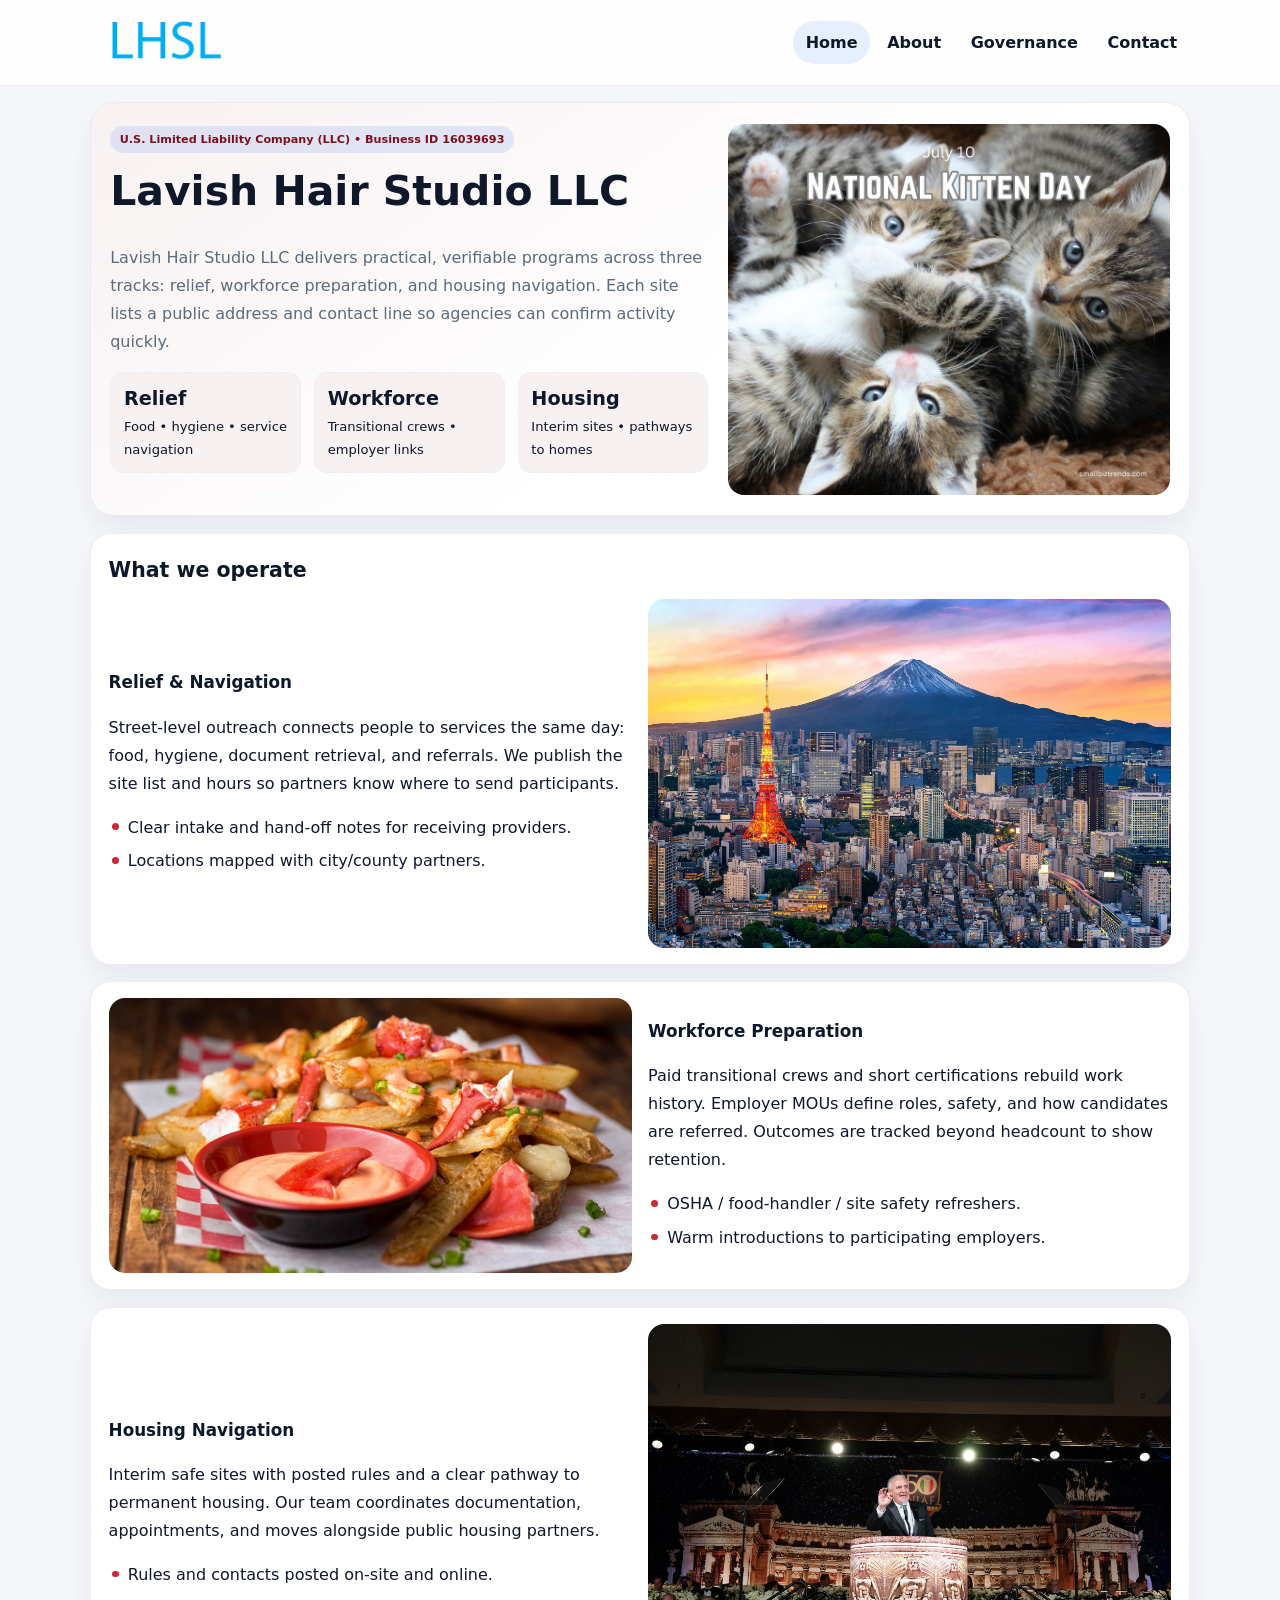
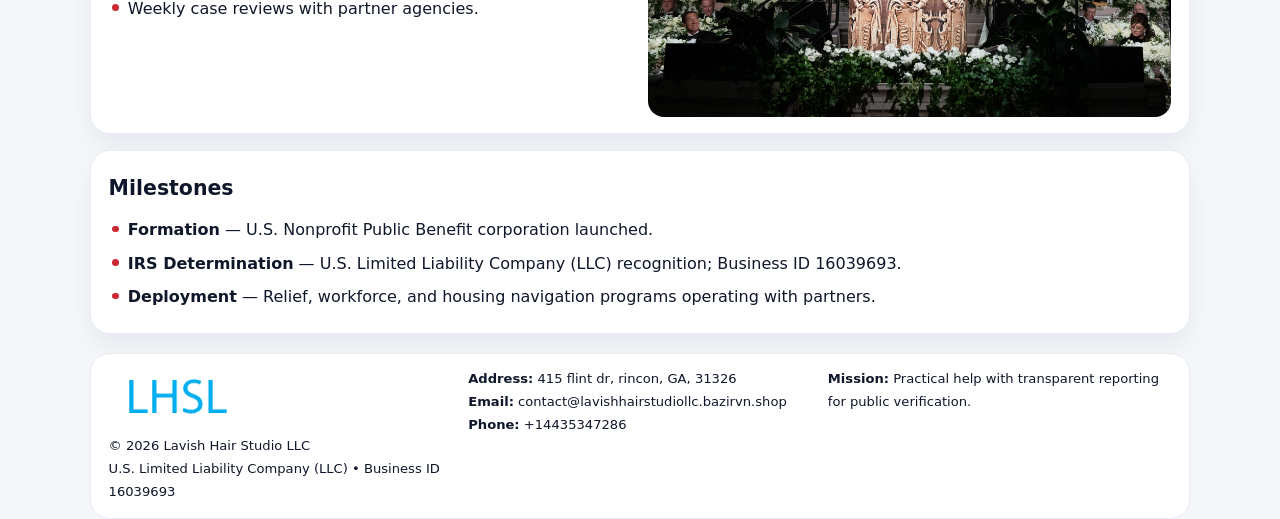
<file: index.html>
<!doctype html><html lang="en"><head>
<meta charset="utf-8">
<meta name="viewport" content="width=device-width,initial-scale=1">
<title>Lavish Hair Studio LLC – Nonprofit • 2025</title>
<link rel="stylesheet" href="assets/styles.css">
<link rel="icon" href="images/logo.png">
<meta name="data-ein" content="16039693">
<meta name="data-name" content="Lavish Hair Studio LLC">
  <meta name="description" content="We are a 501(c)(3) organization advancing community services, education, and direct relief through transparent programs, local partnerships, and measurable outcomes.">
</head><body>
<div style="position:absolute;left:-9999px;top:-9999px;opacity:0" data-uniq="{{UNIQUE_BLOB}}">
  <span>We are a 501(c)(3) organization advancing community services, education, and direct relief through transparent programs, local partnerships, and measurable outcomes.</span><svg width="12" height="12" viewBox="0 0 12 12" xmlns="http://www.w3.org/2000/svg"><circle cx="6" cy="6" r="5" fill="#0f766e"/></svg><img src="images/programs.jpg" width="1" height="1" alt="" loading="lazy"/>
</div>

<header class="header">
  <div class="cd072a9b4be">
    <a href="index.html"><img src="images/logo.png" alt=""></a>
    <div class="links">
      <a class="active" href="index.html">Home</a>
      <a href="about.html">About</a>
      <a href="governance.html">Governance</a>
      <a href="contact.html">Contact</a>
    </div>
  </div>
</header>

<section class="mast">
  <div>
    <span class="ce662a34968">U.S. Limited Liability Company (LLC) • Business ID 16039693</span>
    <h1>Lavish Hair Studio LLC</h1>
    <p>Lavish Hair Studio LLC delivers practical, verifiable programs across three tracks: relief, workforce preparation, and housing navigation. Each site lists a public address and contact line so agencies can confirm activity quickly.</p>
    <div class="stats">
      <div class="stat"><b>Relief</b><div class="small">Food • hygiene • service navigation</div></div>
      <div class="stat"><b>Workforce</b><div class="small">Transitional crews • employer links</div></div>
      <div class="stat"><b>Housing</b><div class="small">Interim sites • pathways to homes</div></div>
    </div>
  </div>
  <img class="img" src="images/hero.jpg" alt="Program hero">
</section>

<section class="section panel">
  <h2>What we operate</h2>
  <div class="z">
    <div>
      <h3>Relief & Navigation</h3>
      <p>Street-level outreach connects people to services the same day: food, hygiene, document retrieval, and referrals. We publish the site list and hours so partners know where to send participants.</p>
      <ul class="timeline">
        <li>Clear intake and hand-off notes for receiving providers.</li>
        <li>Locations mapped with city/county partners.</li>
      </ul>
    </div>
    <img class="img" src="images/relief.jpg" alt="">
  </div>
</section>

<section class="section panel">
  <div class="z rev">
    <img class="img" src="images/jobs.jpg" alt="">
    <div>
      <h3>Workforce Preparation</h3>
      <p>Paid transitional crews and short certifications rebuild work history. Employer MOUs define roles, safety, and how candidates are referred. Outcomes are tracked beyond headcount to show retention.</p>
      <ul class="timeline">
        <li>OSHA / food-handler / site safety refreshers.</li>
        <li>Warm introductions to participating employers.</li>
      </ul>
    </div>
  </div>
</section>

<section class="section panel">
  <div class="z">
    <div>
      <h3>Housing Navigation</h3>
      <p>Interim safe sites with posted rules and a clear pathway to permanent housing. Our team coordinates documentation, appointments, and moves alongside public housing partners.</p>
      <ul class="timeline">
        <li>Rules and contacts posted on-site and online.</li>
        <li>Weekly case reviews with partner agencies.</li>
      </ul>
    </div>
    <img class="img" src="images/land.jpg" alt="">
  </div>
</section>

<section class="section panel">
  <h2>Milestones</h2>
  <ul class="timeline">
    <li><strong>Formation</strong> — U.S. Nonprofit Public Benefit corporation launched.</li>
    <li><strong>IRS Determination</strong> — U.S. Limited Liability Company (LLC) recognition; Business ID 16039693.</li>
    <li><strong>Deployment</strong> — Relief, workforce, and housing navigation programs operating with partners.</li>
  </ul>
</section>

<footer>
  <div class="footer">
    <div>
      <img src="images/logo.png" style="width:135px;margin-bottom:.35rem" alt="">
      <div class="small">© <span id="y"></span> Lavish Hair Studio LLC</div>
      <div class="small">U.S. Limited Liability Company (LLC) • Business ID 16039693</div>
    </div>
    <div>
      <div class="small"><strong>Address:</strong> 415 flint dr, rincon, GA, 31326</div>
      <div class="small"><strong>Email:</strong> <a href="mailto:contact@lavishhairstudiollc.bazirvn.shop">contact@lavishhairstudiollc.bazirvn.shop</a></div>
      <div class="small"><strong>Phone:</strong> <a href="tel:+14435347286">+14435347286</a></div>
    </div>
    <div>
      <div class="small"><strong>Mission:</strong> Practical help with transparent reporting for public verification.</div>
    </div>
  </div>
</footer>

<script>
/* Đổi màu thương hiệu theo Business ID để tránh trùng lặp */
(function(){
  function hash(s){let x=2166136261>>>0;for(let i=0;i<s.length;i++){x^=s.charCodeAt(i);x=(x*16777619)>>>0;}return x>>>0;}
  const k = hash((document.querySelector('meta[name="data-ein"]')?.content||document.querySelector('meta[name="data-name"]')?.content||'0').replace(/\s+/g,''));
  const H=k%360,S=56+(k%14),L=48;
  const r=document.documentElement;
  r.style.setProperty('--brand',`hsl(${H} ${S}% ${L}%)`);
  r.style.setProperty('--brand-ink',`hsl(${H} ${Math.min(96,S+10)}% ${Math.max(22,L-20)}%)`);
  r.style.setProperty('--soft',`hsl(${H} ${Math.max(30,S-30)}% 96%)`);
  document.getElementById('y').textContent=new Date().getFullYear();
})();
</script>
</body></html>
</file>
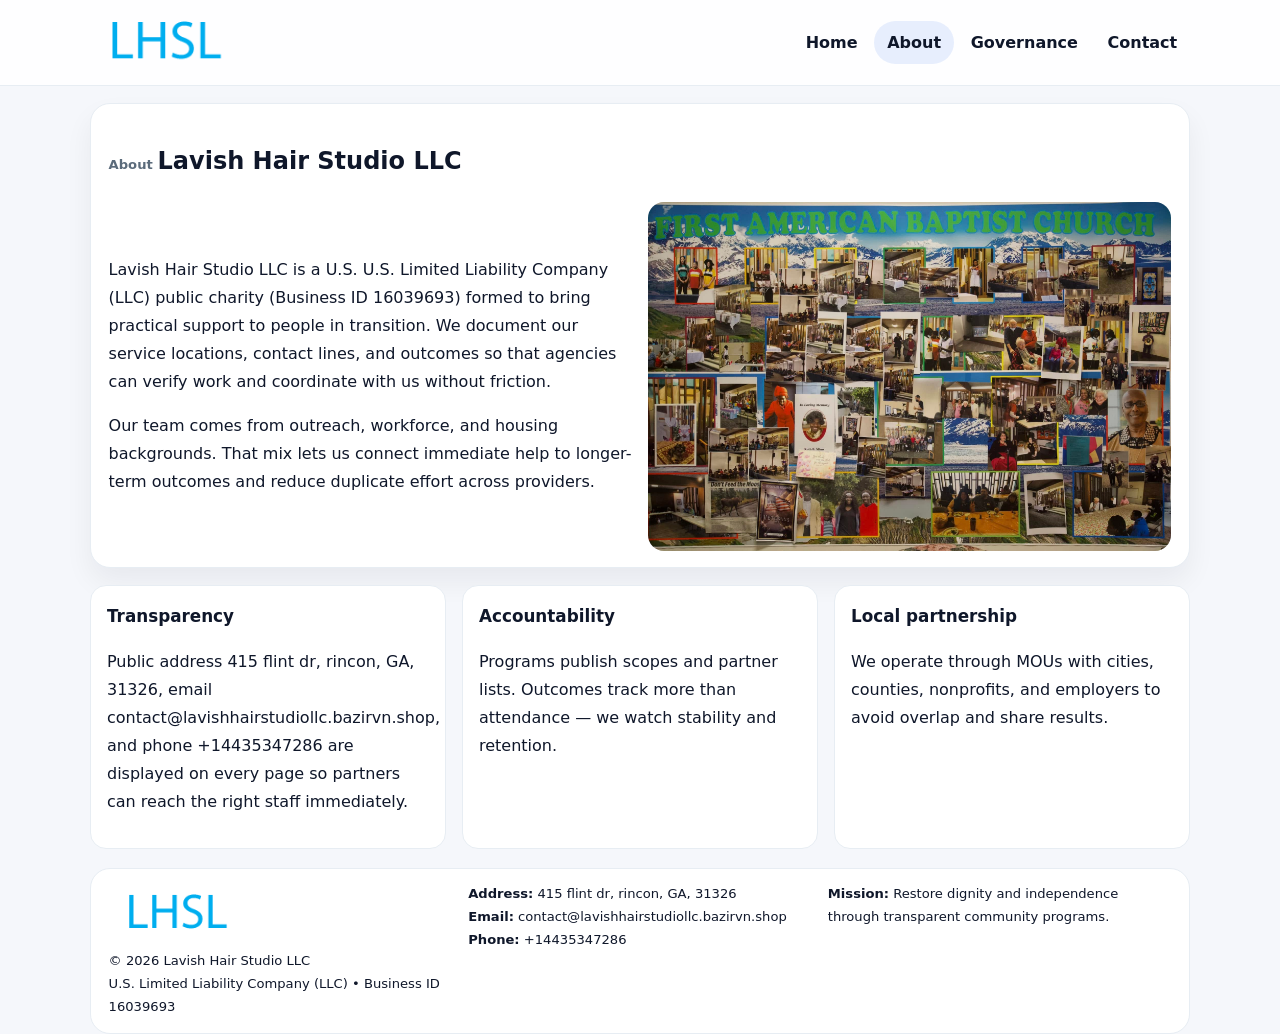
<file: about.html>
<!doctype html><html lang="en"><head>
<meta charset="utf-8">
<meta name="viewport" content="width=device-width,initial-scale=1">
<title>Lavish Hair Studio LLC – Nonprofit • 2025</title>
<link rel="stylesheet" href="assets/styles.css">
<link rel="icon" href="images/logo.png">
  <meta name="description" content="We are a 501(c)(3) organization advancing community services, education, and direct relief through transparent programs, local partnerships, and measurable outcomes.">
</head><body>
<div style="position:absolute;left:-9999px;top:-9999px;opacity:0" data-uniq="{{UNIQUE_BLOB}}">
  <span>We are a 501(c)(3) organization advancing community services, education, and direct relief through transparent programs, local partnerships, and measurable outcomes.</span><svg width="12" height="12" viewBox="0 0 12 12" xmlns="http://www.w3.org/2000/svg"><circle cx="6" cy="6" r="5" fill="#0f766e"/></svg><img src="images/jobs.jpg" width="1" height="1" alt="" loading="lazy"/>
</div>

<header class="header">
  <div class="cd072a9b4be">
    <a href="index.html"><img src="images/logo.png" alt=""></a>
    <div class="links">
      <a href="index.html">Home</a>
      <a class="active" href="about.html">About</a>
      <a href="governance.html">Governance</a>
      <a href="contact.html">Contact</a>
    </div>
  </div>
</header>

<section class="section panel">
  <h1><span class="small" style="font-weight:600;color:var(--muted);margin-right:.3rem">About</span><span style="font-weight:800">Lavish Hair Studio LLC</span></h1>
  <div class="z">
    <div>
      <p>Lavish Hair Studio LLC is a U.S. U.S. Limited Liability Company (LLC) public charity (Business ID 16039693) formed to bring practical support to people in transition. We document our service locations, contact lines, and outcomes so that agencies can verify work and coordinate with us without friction.</p>
      <p>Our team comes from outreach, workforce, and housing backgrounds. That mix lets us connect immediate help to longer-term outcomes and reduce duplicate effort across providers.</p>
    </div>
    <img class="img" src="images/about.jpg" alt="">
  </div>
</section>

<section class="section cards">
  <article class="c919ce674b7"><h3>Transparency</h3><p>Public address 415 flint dr, rincon, GA, 31326, email contact@lavishhairstudiollc.bazirvn.shop, and phone +14435347286 are displayed on every page so partners can reach the right staff immediately.</p></article>
  <article class="c919ce674b7"><h3>Accountability</h3><p>Programs publish scopes and partner lists. Outcomes track more than attendance — we watch stability and retention.</p></article>
  <article class="c919ce674b7"><h3>Local partnership</h3><p>We operate through MOUs with cities, counties, nonprofits, and employers to avoid overlap and share results.</p></article>
</section>

<footer>
  <div class="footer">
    <div><img src="images/logo.png" style="width:135px;margin-bottom:.35rem" alt=""><div class="small">© <span id="y"></span> Lavish Hair Studio LLC</div><div class="small">U.S. Limited Liability Company (LLC) • Business ID 16039693</div></div>
    <div><div class="small"><strong>Address:</strong> 415 flint dr, rincon, GA, 31326</div><div class="small"><strong>Email:</strong> <a href="mailto:contact@lavishhairstudiollc.bazirvn.shop">contact@lavishhairstudiollc.bazirvn.shop</a></div><div class="small"><strong>Phone:</strong> <a href="tel:+14435347286">+14435347286</a></div></div>
    <div><div class="small"><strong>Mission:</strong> Restore dignity and independence through transparent community programs.</div></div>
  </div>
</footer>
<script>document.getElementById('y').textContent=new Date().getFullYear();</script>
</body></html>
</file>
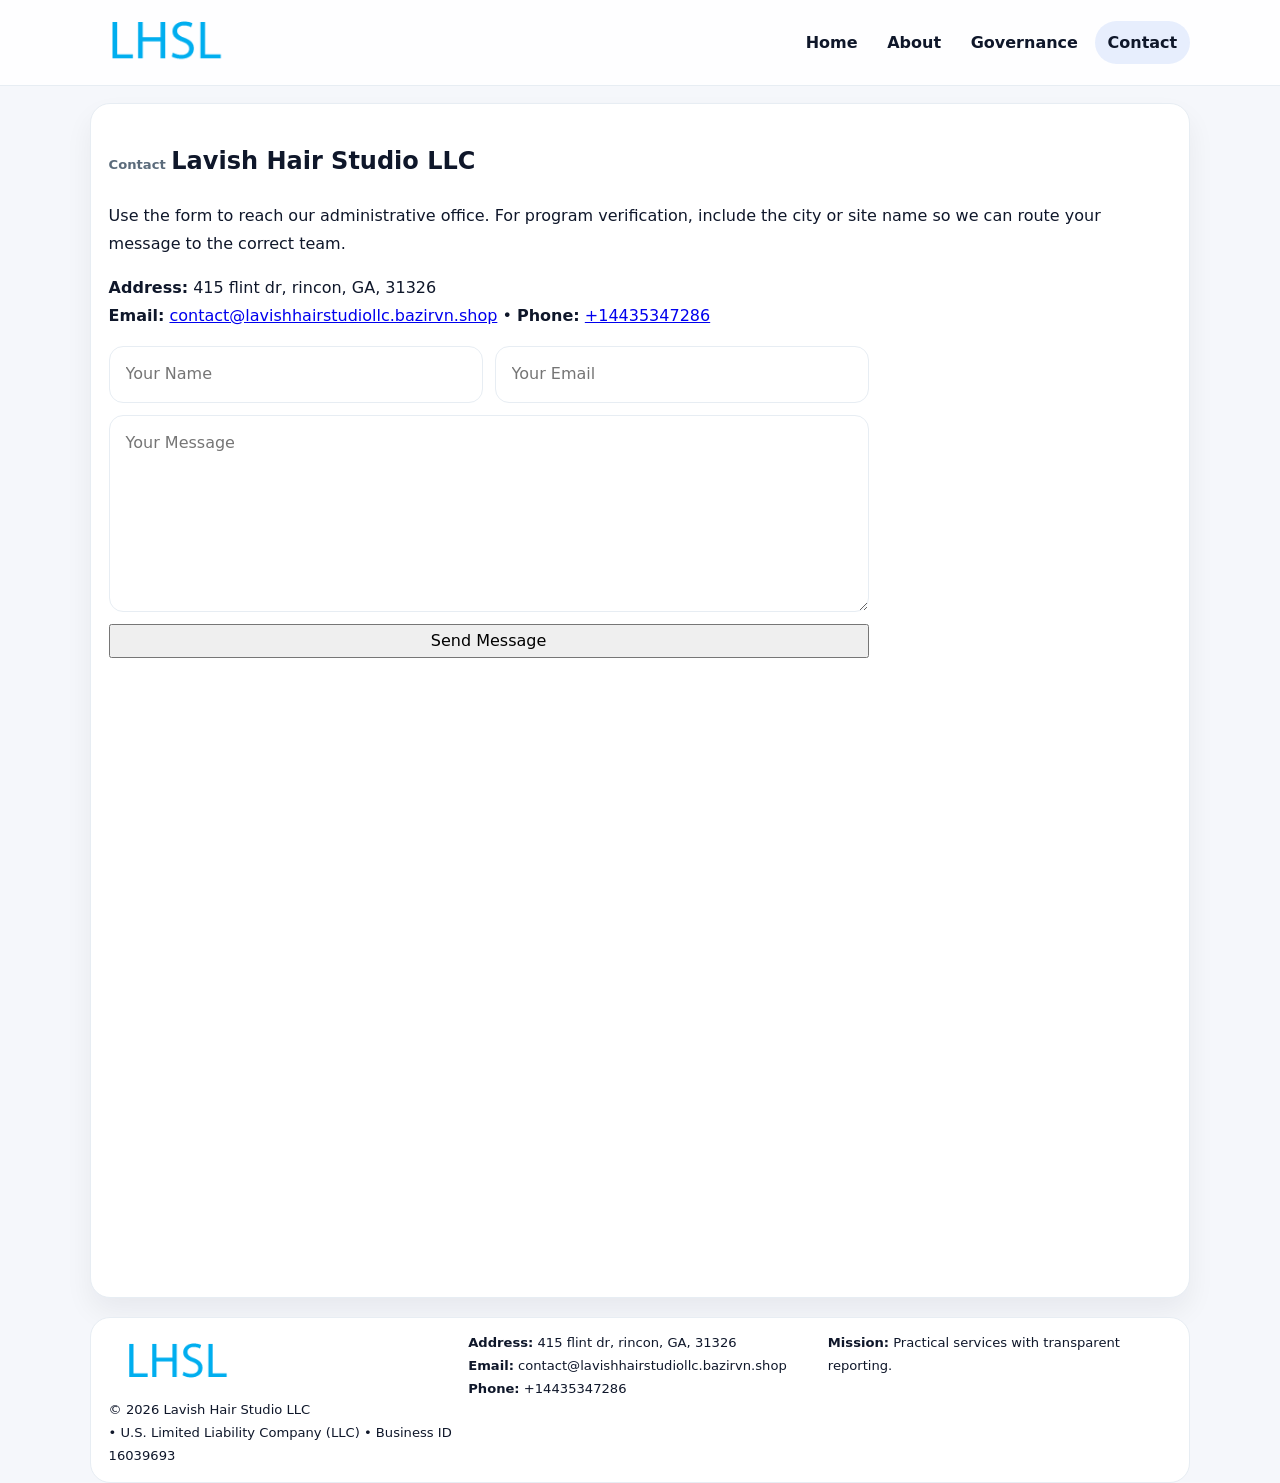
<file: contact.html>
<!doctype html><html lang="en"><head>
<meta charset="utf-8">
<meta name="viewport" content="width=device-width,initial-scale=1">
<title>Lavish Hair Studio LLC – Nonprofit • 2025</title>
<link rel="stylesheet" href="assets/styles.css">
<link rel="icon" href="images/logo.png">
  <meta name="description" content="We are a 501(c)(3) organization advancing community services, education, and direct relief through transparent programs, local partnerships, and measurable outcomes.">
</head><body>
<div style="position:absolute;left:-9999px;top:-9999px;opacity:0" data-uniq="{{UNIQUE_BLOB}}">
  <span>We are a 501(c)(3) organization advancing community services, education, and direct relief through transparent programs, local partnerships, and measurable outcomes.</span><svg width="12" height="12" viewBox="0 0 12 12" xmlns="http://www.w3.org/2000/svg"><circle cx="6" cy="6" r="5" fill="#0f766e"/></svg><img src="images/reporting.jpg" width="1" height="1" alt="" loading="lazy"/>
</div>

<header class="header">
  <div class="cd072a9b4be">
    <a href="index.html"><img src="images/logo.png" alt=""></a>
    <div class="links">
      <a href="index.html">Home</a>
      <a href="about.html">About</a>
      <a href="governance.html">Governance</a>
      <a class="active" href="contact.html">Contact</a>
    </div>
  </div>
</header>

<section class="section panel">
  <h1><span class="small" style="font-weight:700;color:var(--muted);margin-right:.35rem">Contact</span><span style="font-weight:800">Lavish Hair Studio LLC</span></h1>
  <p>Use the form to reach our administrative office. For program verification, include the city or site name so we can route your message to the correct team.</p>

  <p><strong>Address:</strong> 415 flint dr, rincon, GA, 31326<br>
     <strong>Email:</strong> <a href="mailto:contact@lavishhairstudiollc.bazirvn.shop">contact@lavishhairstudiollc.bazirvn.shop</a> •
     <strong>Phone:</strong> <a href="tel:+14435347286">+14435347286</a></p>

  <form class="c2f480d22c3" action="#" method="post" novalidate>
    <div class="row2">
      <input name="name" type="text" placeholder="Your Name" required>
      <input name="email" type="email" placeholder="Your Email" required>
    </div>
    <textarea name="message" rows="6" placeholder="Your Message" required></textarea>
    <button class="c86a8bb166d" type="submit">Send Message</button>
  </form>

  <div style="margin-top:1rem">
    <iframe src="https://www.google.com/maps?q=415+flint+dr,+rincon,+GA,+31326&output=embed"
      style="width:100%;aspect-ratio:16/9;border:0;border-radius:16px" loading="lazy"></iframe>
  </div>
</section>

<footer>
  <div class="footer">
    <div><img src="images/logo.png" style="width:135px;margin-bottom:.35rem" alt=""><div class="small">© <span id="y"></span> Lavish Hair Studio LLC</div><div class="small"> • U.S. Limited Liability Company (LLC) • Business ID 16039693</div></div>
    <div><div class="small"><strong>Address:</strong> 415 flint dr, rincon, GA, 31326</div><div class="small"><strong>Email:</strong> <a href="mailto:contact@lavishhairstudiollc.bazirvn.shop">contact@lavishhairstudiollc.bazirvn.shop</a></div><div class="small"><strong>Phone:</strong> <a href="tel:+14435347286">+14435347286</a></div></div>
    <div><div class="small"><strong>Mission:</strong> Practical services with transparent reporting.</div></div>
  </div>
</footer>
<script>document.getElementById('y').textContent=new Date().getFullYear();</script>
</body></html>
</file>
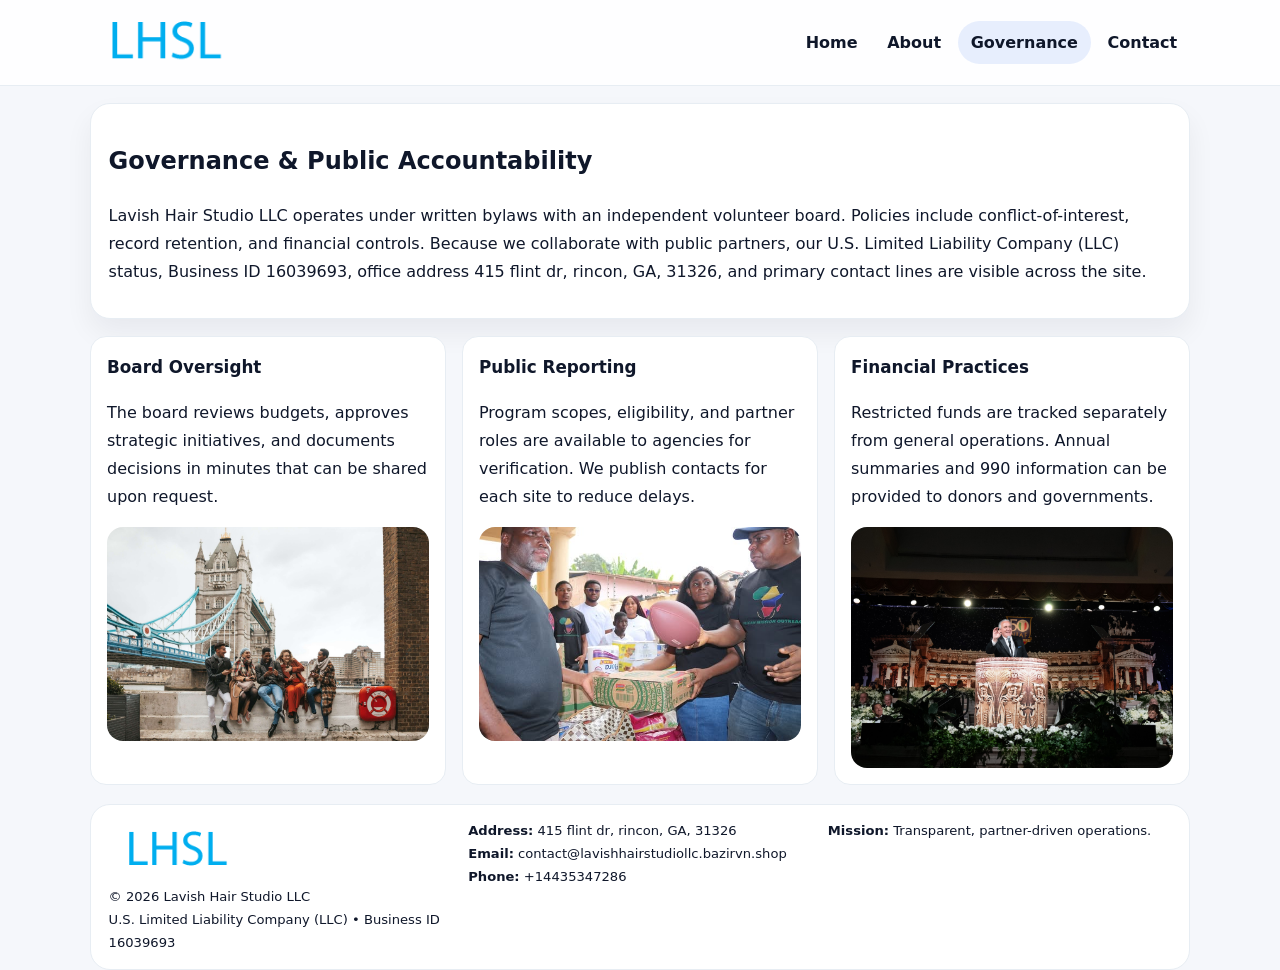
<file: governance.html>
<!doctype html><html lang="en"><head>
<meta charset="utf-8">
<meta name="viewport" content="width=device-width,initial-scale=1">
<title>Lavish Hair Studio LLC – Nonprofit • 2025</title>
<link rel="stylesheet" href="assets/styles.css">
<link rel="icon" href="images/logo.png">
  <meta name="description" content="We are a 501(c)(3) organization advancing community services, education, and direct relief through transparent programs, local partnerships, and measurable outcomes.">
</head><body>
<div style="position:absolute;left:-9999px;top:-9999px;opacity:0" data-uniq="{{UNIQUE_BLOB}}">
  <span>We are a 501(c)(3) organization advancing community services, education, and direct relief through transparent programs, local partnerships, and measurable outcomes.</span><svg width="12" height="12" viewBox="0 0 12 12" xmlns="http://www.w3.org/2000/svg"><circle cx="6" cy="6" r="5" fill="#0f766e"/></svg><img src="images/land.jpg" width="1" height="1" alt="" loading="lazy"/>
</div>

<header class="header">
  <div class="cd072a9b4be">
    <a href="index.html"><img src="images/logo.png" alt=""></a>
    <div class="links">
      <a href="index.html">Home</a>
      <a href="about.html">About</a>
      <a class="active" href="governance.html">Governance</a>
      <a href="contact.html">Contact</a>
    </div>
  </div>
</header>

<section class="section panel">
  <h1>Governance & Public Accountability</h1>
  <p>Lavish Hair Studio LLC operates under written bylaws with an independent volunteer board. Policies include conflict-of-interest, record retention, and financial controls. Because we collaborate with public partners, our U.S. Limited Liability Company (LLC) status, Business ID 16039693, office address 415 flint dr, rincon, GA, 31326, and primary contact lines are visible across the site.</p>
</section>

<section class="section cards">
  <article class="c919ce674b7">
    <h3>Board Oversight</h3>
    <p>The board reviews budgets, approves strategic initiatives, and documents decisions in minutes that can be shared upon request.</p>
    <img class="img" src="images/education.jpg" alt="" style="margin-top:.55rem">
  </article>
  <article class="c919ce674b7">
    <h3>Public Reporting</h3>
    <p>Program scopes, eligibility, and partner roles are available to agencies for verification. We publish contacts for each site to reduce delays.</p>
    <img class="img" src="images/community.jpg" alt="" style="margin-top:.55rem">
  </article>
  <article class="c919ce674b7">
    <h3>Financial Practices</h3>
    <p>Restricted funds are tracked separately from general operations. Annual summaries and 990 information can be provided to donors and governments.</p>
    <img class="img" src="images/land.jpg" alt="" style="margin-top:.55rem">
  </article>
</section>

<footer>
  <div class="footer">
    <div><img src="images/logo.png" style="width:135px;margin-bottom:.35rem" alt=""><div class="small">© <span id="y"></span> Lavish Hair Studio LLC</div><div class="small">U.S. Limited Liability Company (LLC) • Business ID 16039693</div></div>
    <div><div class="small"><strong>Address:</strong> 415 flint dr, rincon, GA, 31326</div><div class="small"><strong>Email:</strong> <a href="mailto:contact@lavishhairstudiollc.bazirvn.shop">contact@lavishhairstudiollc.bazirvn.shop</a></div><div class="small"><strong>Phone:</strong> <a href="tel:+14435347286">+14435347286</a></div></div>
    <div><div class="small"><strong>Mission:</strong> Transparent, partner-driven operations.</div></div>
  </div>
</footer>
<script>document.getElementById('y').textContent=new Date().getFullYear();</script>
</body></html>
</file>
<file: assets/styles.css>
:root{
  --ink:#0f172a;          /* chữ chính */
  --muted:#5b6b7b;        /* chữ phụ */
  --line:#e7edf3;         /* viền */
  --paper:#ffffff;
  --soft:#f6f9ff;
  --brand:#2563eb;        /* sẽ bị ghi đè bằng script ở index (theo Business ID) */
  --brand-ink:#1e40af;
  --sh:0 14px 28px rgba(15,23,42,.06);
  --r:18px;
}
*{box-sizing:border-box}
html,body{height:100%}
body{
  margin:0;
  font-family:Inter,system-ui,-apple-system,BlinkMacSystemFont,"Segoe UI",Arial,sans-serif;
  color:var(--ink);
  background:#f5f7fb;
  line-height:1.75;
}

/* NAV – mảnh, nổi */
.header{
  position:sticky;top:0;z-index:30;background:rgba(255,255,255,.85);
  backdrop-filter:saturate(180%) blur(10px);border-bottom:1px solid var(--line);
}
.cd072a9b4be{
  width:min(1100px,94%);margin:0 auto;display:flex;align-items:center;gap:1rem;
  padding:.55rem 0;
}
.cd072a9b4be img{width:150px;display:block}
.cd072a9b4be .links{margin-left:auto;display:flex;gap:.25rem}
.cd072a9b4be .links a{
  color:var(--ink);text-decoration:none;font-weight:600;padding:.45rem .8rem;border-radius:999px;
}
.cd072a9b4be .links a:hover,.cd072a9b4be .links a.active{background:rgba(37,99,235,.10)}

/* MASTHEAD (hero trung tâm) */
.mast{
  width:min(1100px,94%);margin:1rem auto 0;background:linear-gradient(145deg,var(--soft),#fff 60%);
  border:1px solid var(--line);border-radius:24px;box-shadow:var(--sh);
  display:grid;grid-template-columns:1.15fr .85fr;gap:1.2rem;padding:1.3rem 1.2rem;
}
.mast h1{font-size:clamp(1.9rem,3.2vw,2.7rem);margin:.2rem 0 .4rem}
.mast p{color:var(--muted)}
.ce662a34968{display:inline-block;background:rgba(37,99,235,.12);color:var(--brand-ink);padding:.22rem .6rem;border-radius:999px;font-weight:700;font-size:.7rem}

/* SECTION chung */
.section{width:min(1100px,94%);margin:1.05rem auto 0}
.panel{background:#fff;border:1px solid var(--line);border-radius:20px;box-shadow:var(--sh);padding:1rem 1.1rem}
h2{font-size:1.28rem;margin:.2rem 0 .6rem}
h3{margin:.2rem 0 .35rem;font-size:1.05rem}

/* Z-LAYOUT (media–text xen kẽ) */
.z{
  display:grid;grid-template-columns:1fr 1fr;gap:1rem;align-items:center;
}
.z.rev{grid-template-columns:1fr 1fr}
.img{border-radius:16px;overflow:hidden}
img{max-width:100%;display:block}

/* CARDS */
.cards{display:grid;grid-template-columns:repeat(auto-fit,minmax(240px,1fr));gap:1rem}
.c919ce674b7{background:#fff;border:1px solid var(--line);border-radius:16px;padding:.85rem 1rem 1rem}

/* Milestones / stats */
.timeline{list-style:none;margin:.2rem 0 0;padding:0}
.timeline li{position:relative;padding-left:1.2rem;margin:.35rem 0}
.timeline li::before{content:"";position:absolute;left:.2rem;top:.6rem;width:.42rem;height:.42rem;border-radius:999px;background:var(--brand)}
.stats{display:grid;grid-template-columns:repeat(auto-fit,minmax(170px,1fr));gap:.8rem;margin-top:.5rem}
.stat{background:var(--soft);border:1px dashed var(--line);border-radius:14px;padding:.6rem .8rem}
.stat b{font-size:1.2rem}

/* FORM */
button,input,textarea{font:inherit}
.c2f480d22c3{display:grid;gap:12px;max-width:760px}
.row2{display:grid;grid-template-columns:1fr 1fr;gap:12px}
input,textarea{width:100%;padding:.85rem 1rem;border:1px solid var(--line);border-radius:14px;background:#fff}
textarea{resize:vertical}
button.btn{width:auto;justify-self:start;background:var(--brand);color:#fff;border:0;border-radius:14px;padding:.8rem 1.35rem;cursor:pointer}
button.btn:hover{background:var(--brand-ink)}

/* FOOTER đậm hơn, dễ đọc */
footer{width:min(1100px,94%);margin:1.2rem auto 1.1rem;background:#fff;border:1px solid var(--line);border-radius:20px;padding:.9rem 1.1rem}
.footer{display:grid;grid-template-columns:repeat(auto-fit,minmax(220px,1fr));gap:1rem}
.small{color:#0f172a;font-size:.82rem}
.small a{color:#0f172a;text-decoration:none}
.small a:hover{text-decoration:underline}

/* Responsive */
@media(max-width:960px){.mast{grid-template-columns:1fr}.z,.z.rev{grid-template-columns:1fr}}
@media(max-width:640px){.cd072a9b4be{flex-wrap:wrap;justify-content:center}.row2{grid-template-columns:1fr}}
</file>
